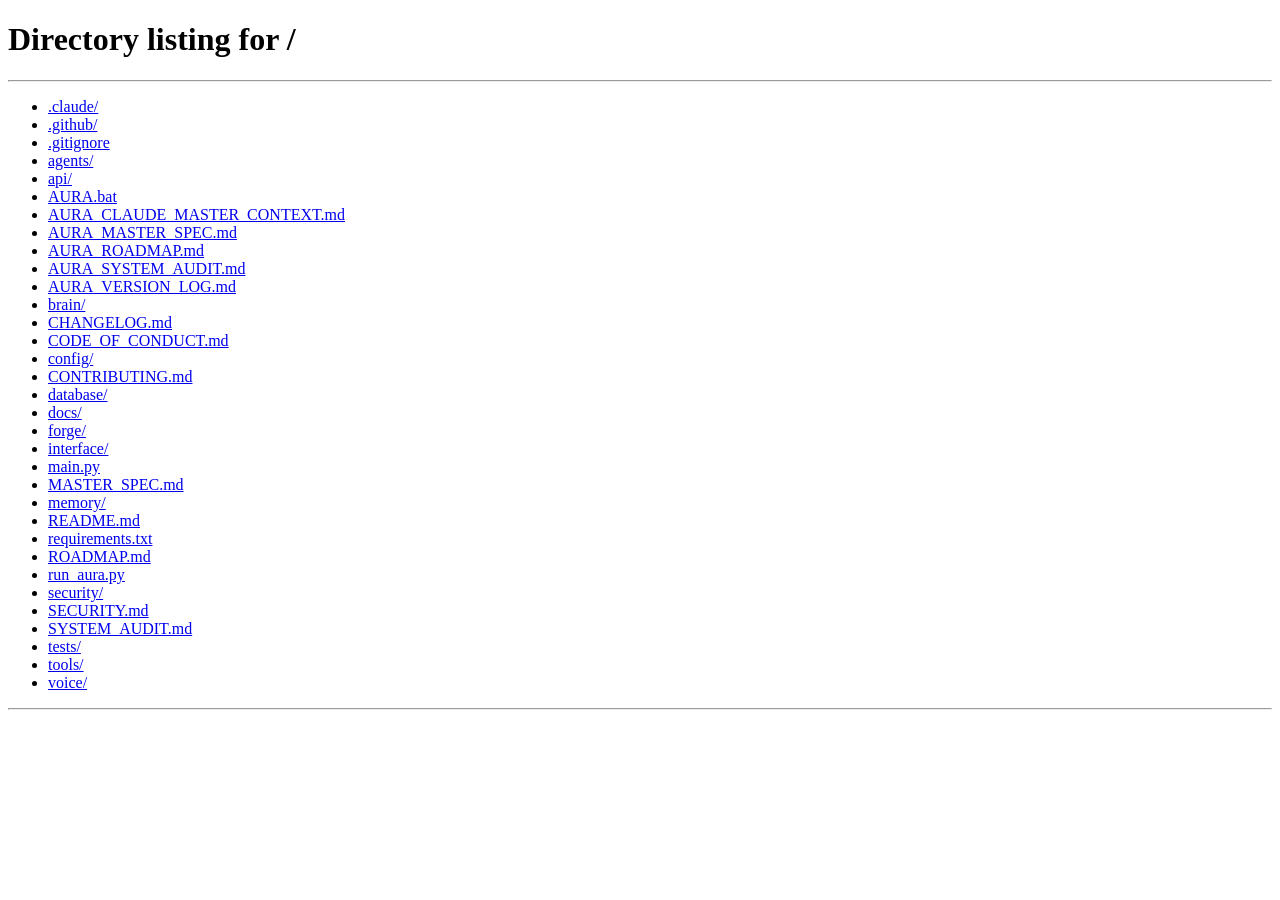
<file: interface/web/index.html>
﻿<!DOCTYPE html>
<html lang="en">
<head>
  <meta charset="UTF-8">
  <meta http-equiv="refresh" content="0; url=/">
  <meta name="viewport" content="width=device-width, initial-scale=1.0">
  <title>VORIS</title>
</head>
<body>
  <p>Redirecting to <a href="/">VORIS</a>...</p>
</body>
</html>
</file>
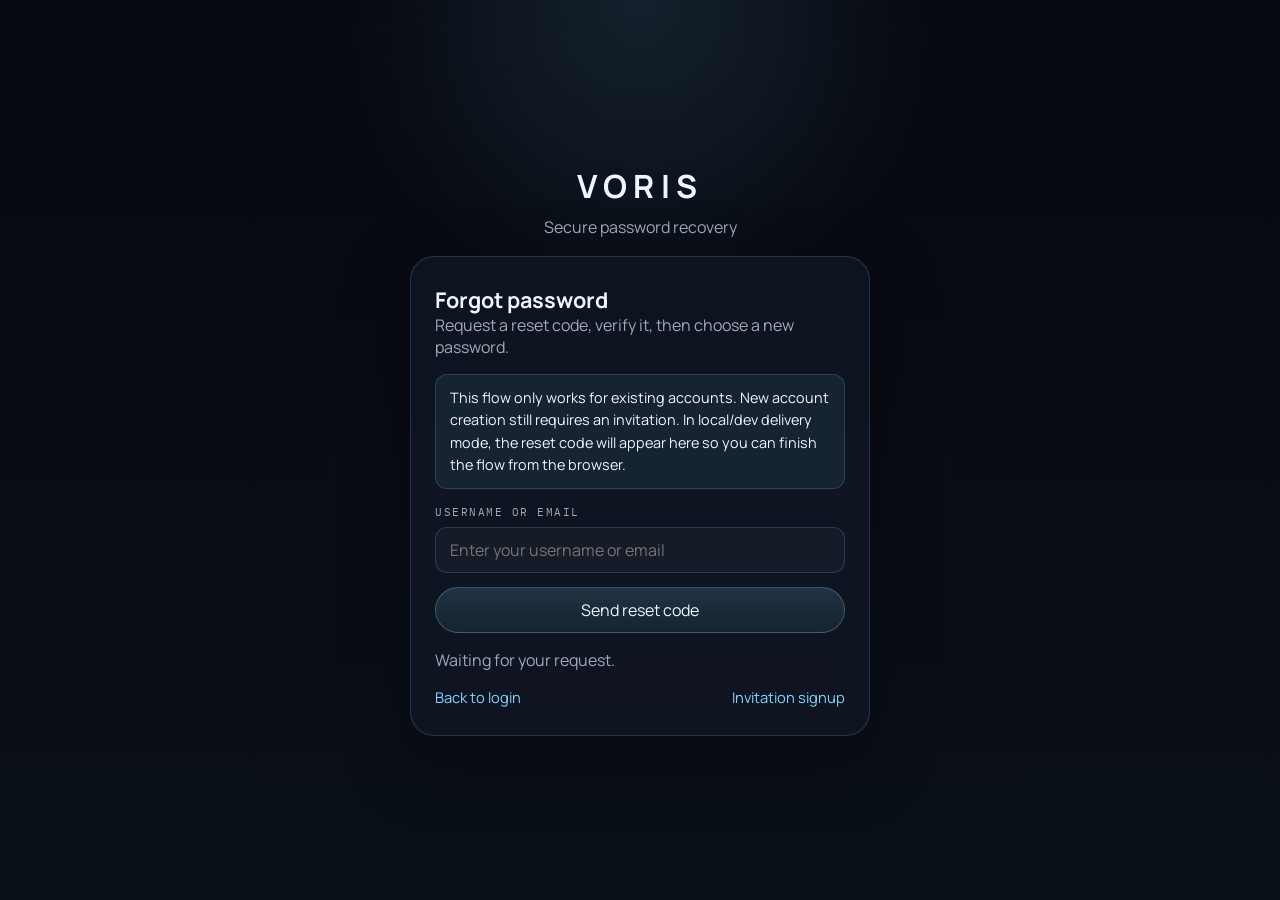
<file: interface/web/forgot-password.html>
﻿<!DOCTYPE html>
<html lang="en">
<head>
  <meta charset="UTF-8">
  <meta name="viewport" content="width=device-width, initial-scale=1.0">
  <title>VORIS - Reset Password</title>
  <link rel="preconnect" href="https://fonts.googleapis.com">
  <link rel="preconnect" href="https://fonts.gstatic.com" crossorigin>
  <link href="https://fonts.googleapis.com/css2?family=IBM+Plex+Mono:wght@400;500&family=Manrope:wght@400;500;600;700;800&display=swap" rel="stylesheet">
  <style>
    :root {
      --bg: #090b11;
      --card: rgba(16, 22, 34, 0.9);
      --line: rgba(126, 214, 255, 0.18);
      --line-strong: rgba(126, 214, 255, 0.3);
      --text: #eff6ff;
      --muted: #9ea9bd;
      --accent: #7ed6ff;
      --danger: #f07b91;
      --success: #6ed8a2;
    }

    * { box-sizing: border-box; }

    body {
      margin: 0;
      min-height: 100vh;
      display: grid;
      place-items: center;
      padding: 24px 16px;
      background:
        radial-gradient(circle at top, rgba(126, 214, 255, 0.12), transparent 28%),
        linear-gradient(180deg, #06080f 0%, #0b1119 100%);
      color: var(--text);
      font-family: "Manrope", sans-serif;
    }

    .shell {
      width: min(460px, 100%);
      display: grid;
      gap: 18px;
    }

    .brand {
      text-align: center;
      display: grid;
      gap: 8px;
    }

    .brand h1 {
      margin: 0;
      font-size: 2rem;
      letter-spacing: 0.2em;
    }

    .brand p,
    .helper,
    .status {
      margin: 0;
      color: var(--muted);
    }

    .card {
      border: 1px solid var(--line);
      background: var(--card);
      border-radius: 24px;
      padding: 28px 24px;
      display: grid;
      gap: 16px;
      backdrop-filter: blur(20px);
      box-shadow: 0 24px 70px rgba(0, 0, 0, 0.35);
    }

    .card h2 {
      margin: 0;
      font-size: 1.35rem;
    }

    .truth-note {
      padding: 12px 14px;
      border-radius: 12px;
      border: 1px solid rgba(126, 214, 255, 0.18);
      background: rgba(126, 214, 255, 0.08);
      font-size: 0.9rem;
      line-height: 1.55;
      color: var(--text);
    }

    .field {
      display: grid;
      gap: 8px;
    }

    .field label {
      font-family: "IBM Plex Mono", monospace;
      font-size: 0.68rem;
      letter-spacing: 0.14em;
      text-transform: uppercase;
      color: var(--muted);
    }

    .field input {
      width: 100%;
      min-height: 46px;
      padding: 0 14px;
      border-radius: 12px;
      border: 1px solid var(--line);
      background: rgba(255, 255, 255, 0.03);
      color: var(--text);
      outline: none;
      font: inherit;
    }

    .field input:focus {
      border-color: var(--line-strong);
      box-shadow: 0 0 0 3px rgba(126, 214, 255, 0.1);
    }

    .step {
      display: none;
      gap: 14px;
    }

    .step.is-active {
      display: grid;
    }

    .btn {
      min-height: 46px;
      border-radius: 999px;
      border: 1px solid var(--line);
      background: rgba(255, 255, 255, 0.04);
      color: var(--text);
      font: inherit;
      cursor: pointer;
    }

    .btn-primary {
      border-color: rgba(126, 214, 255, 0.28);
      background: linear-gradient(180deg, rgba(126, 214, 255, 0.16), rgba(126, 214, 255, 0.08));
    }

    .btn:disabled {
      opacity: 0.6;
      cursor: not-allowed;
    }

    .alert {
      display: none;
      padding: 12px 14px;
      border-radius: 12px;
      font-size: 0.9rem;
      line-height: 1.55;
    }

    .alert.is-visible {
      display: block;
    }

    .alert--error {
      border: 1px solid rgba(240, 123, 145, 0.24);
      background: rgba(240, 123, 145, 0.08);
      color: var(--danger);
    }

    .alert--success {
      border: 1px solid rgba(110, 216, 162, 0.24);
      background: rgba(110, 216, 162, 0.08);
      color: var(--success);
    }

    .links {
      display: flex;
      justify-content: space-between;
      gap: 12px;
      flex-wrap: wrap;
      font-size: 0.92rem;
    }

    .links a {
      color: var(--accent);
      text-decoration: none;
    }
  </style>
</head>
<body>
  <div class="shell">
    <div class="brand">
      <h1>VORIS</h1>
      <p>Secure password recovery</p>
    </div>

    <div class="card">
      <div>
        <h2>Forgot password</h2>
        <p class="helper">Request a reset code, verify it, then choose a new password.</p>
      </div>

      <div class="truth-note">
        This flow only works for existing accounts. New account creation still requires an invitation. In local/dev delivery mode, the reset code will appear here so you can finish the flow from the browser.
      </div>

      <div class="alert alert--error" id="errorBox"></div>
      <div class="alert alert--success" id="successBox"></div>

      <section class="step is-active" id="stepRequest">
        <div class="field">
          <label for="identifier">Username or email</label>
          <input id="identifier" type="text" placeholder="Enter your username or email">
        </div>
        <button class="btn btn-primary" id="requestBtn" type="button">Send reset code</button>
      </section>

      <section class="step" id="stepVerify">
        <div class="field">
          <label for="resetCode">Reset code</label>
          <input id="resetCode" type="text" placeholder="Enter the code you received">
        </div>
        <button class="btn btn-primary" id="verifyBtn" type="button">Verify code</button>
      </section>

      <section class="step" id="stepConfirm">
        <div class="field">
          <label for="newPassword">New password</label>
          <input id="newPassword" type="password" placeholder="Choose a new password">
        </div>
        <div class="field">
          <label for="confirmPassword">Confirm password</label>
          <input id="confirmPassword" type="password" placeholder="Confirm the new password">
        </div>
        <button class="btn btn-primary" id="confirmBtn" type="button">Update password</button>
      </section>

      <p class="status" id="statusLine">Waiting for your request.</p>

      <div class="links">
        <a href="/login">Back to login</a>
        <a href="/register">Invitation signup</a>
      </div>
    </div>
  </div>

  <script>
    const state = {
      resetToken: "",
      confirmToken: "",
    };

    const steps = {
      request: document.getElementById("stepRequest"),
      verify: document.getElementById("stepVerify"),
      confirm: document.getElementById("stepConfirm"),
    };

    const requestBtn = document.getElementById("requestBtn");
    const verifyBtn = document.getElementById("verifyBtn");
    const confirmBtn = document.getElementById("confirmBtn");
    const statusLine = document.getElementById("statusLine");
    const errorBox = document.getElementById("errorBox");
    const successBox = document.getElementById("successBox");

    requestBtn.addEventListener("click", requestReset);
    verifyBtn.addEventListener("click", verifyReset);
    confirmBtn.addEventListener("click", confirmReset);

    function showStep(name) {
      Object.entries(steps).forEach(([key, node]) => {
        node.classList.toggle("is-active", key === name);
      });
    }

    function showError(message) {
      errorBox.textContent = message;
      errorBox.classList.add("is-visible");
      successBox.classList.remove("is-visible");
    }

    function showSuccess(message) {
      successBox.textContent = message;
      successBox.classList.add("is-visible");
      errorBox.classList.remove("is-visible");
    }

    function clearAlerts() {
      errorBox.classList.remove("is-visible");
      successBox.classList.remove("is-visible");
    }

    function setBusy(button, isBusy, label, idleLabel) {
      if (!button) return;
      button.disabled = isBusy;
      button.textContent = isBusy ? label : idleLabel;
    }

    async function requestReset() {
      const identifier = document.getElementById("identifier").value.trim();
      clearAlerts();
      if (!identifier) {
        showError("Enter your username or email first.");
        return;
      }

      statusLine.textContent = "Requesting reset code...";
      setBusy(requestBtn, true, "Requesting...", "Send reset code");

      try {
        const response = await fetch("/api/auth/password-reset/request", {
          method: "POST",
          credentials: "same-origin",
          headers: { "Content-Type": "application/json" },
          body: JSON.stringify({ identifier }),
        });
        const payload = await response.json().catch(() => ({}));

        if (!response.ok || !payload.success) {
          showError(payload.reason || payload.detail || "Could not request a reset code.");
          statusLine.textContent = "Reset request failed.";
          return;
        }

        state.resetToken = payload.reset_token || payload.token || "";
        const parts = [payload.message || "Reset code sent."];
        if (payload.code) {
          parts.push(`Local reset code: ${payload.code}`);
          document.getElementById("resetCode").value = payload.code;
        } else if (payload.delivery === "phone") {
          parts.push("Check your registered recovery channel for the code.");
        }
        showSuccess(parts.join(" "));
        statusLine.textContent = "Reset code issued.";
        showStep("verify");
      } catch (_error) {
        showError("Connection error. Please try again.");
        statusLine.textContent = "Reset request failed.";
      } finally {
        setBusy(requestBtn, false, "Requesting...", "Send reset code");
      }
    }

    async function verifyReset() {
      const code = document.getElementById("resetCode").value.trim();
      clearAlerts();
      if (!state.resetToken || !code) {
        showError("Enter the reset code first.");
        return;
      }

      statusLine.textContent = "Verifying code...";
      setBusy(verifyBtn, true, "Verifying...", "Verify code");

      try {
        const response = await fetch("/api/auth/password-reset/verify", {
          method: "POST",
          credentials: "same-origin",
          headers: { "Content-Type": "application/json" },
          body: JSON.stringify({ reset_token: state.resetToken, code }),
        });
        const payload = await response.json().catch(() => ({}));

        if (!response.ok || !payload.success) {
          showError(payload.reason || payload.detail || "Verification failed.");
          statusLine.textContent = "Verification failed.";
          return;
        }

        state.confirmToken = payload.confirm_token || "";
        showSuccess(payload.message || "Code verified. Set your new password.");
        statusLine.textContent = "Code verified.";
        showStep("confirm");
      } catch (_error) {
        showError("Connection error. Please try again.");
        statusLine.textContent = "Verification failed.";
      } finally {
        setBusy(verifyBtn, false, "Verifying...", "Verify code");
      }
    }

    async function confirmReset() {
      const newPassword = document.getElementById("newPassword").value.trim();
      const confirmPassword = document.getElementById("confirmPassword").value.trim();
      clearAlerts();

      if (!state.resetToken || !state.confirmToken) {
        showError("The reset session is incomplete. Request a new reset code.");
        return;
      }
      if (!newPassword || !confirmPassword) {
        showError("Fill in both password fields.");
        return;
      }
      if (newPassword.length < 8) {
        showError("Password must be at least 8 characters.");
        return;
      }
      if (newPassword !== confirmPassword) {
        showError("Passwords do not match.");
        return;
      }

      statusLine.textContent = "Updating password...";
      setBusy(confirmBtn, true, "Updating...", "Update password");

      try {
        const response = await fetch("/api/auth/password-reset/confirm", {
          method: "POST",
          credentials: "same-origin",
          headers: { "Content-Type": "application/json" },
          body: JSON.stringify({
            reset_token: state.resetToken,
            confirm_token: state.confirmToken,
            new_password: newPassword,
          }),
        });
        const payload = await response.json().catch(() => ({}));

        if (!response.ok || !payload.success) {
          showError(payload.reason || payload.detail || "Password update failed.");
          statusLine.textContent = "Password update failed.";
          return;
        }

        showSuccess(payload.message || payload.reason || "Password updated. Redirecting to login...");
        statusLine.textContent = "Password updated.";
        window.setTimeout(() => {
          window.location.href = "/login";
        }, 1200);
      } catch (_error) {
        showError("Connection error. Please try again.");
        statusLine.textContent = "Password update failed.";
      } finally {
        setBusy(confirmBtn, false, "Updating...", "Update password");
      }
    }
  </script>
</body>
</html>
</file>
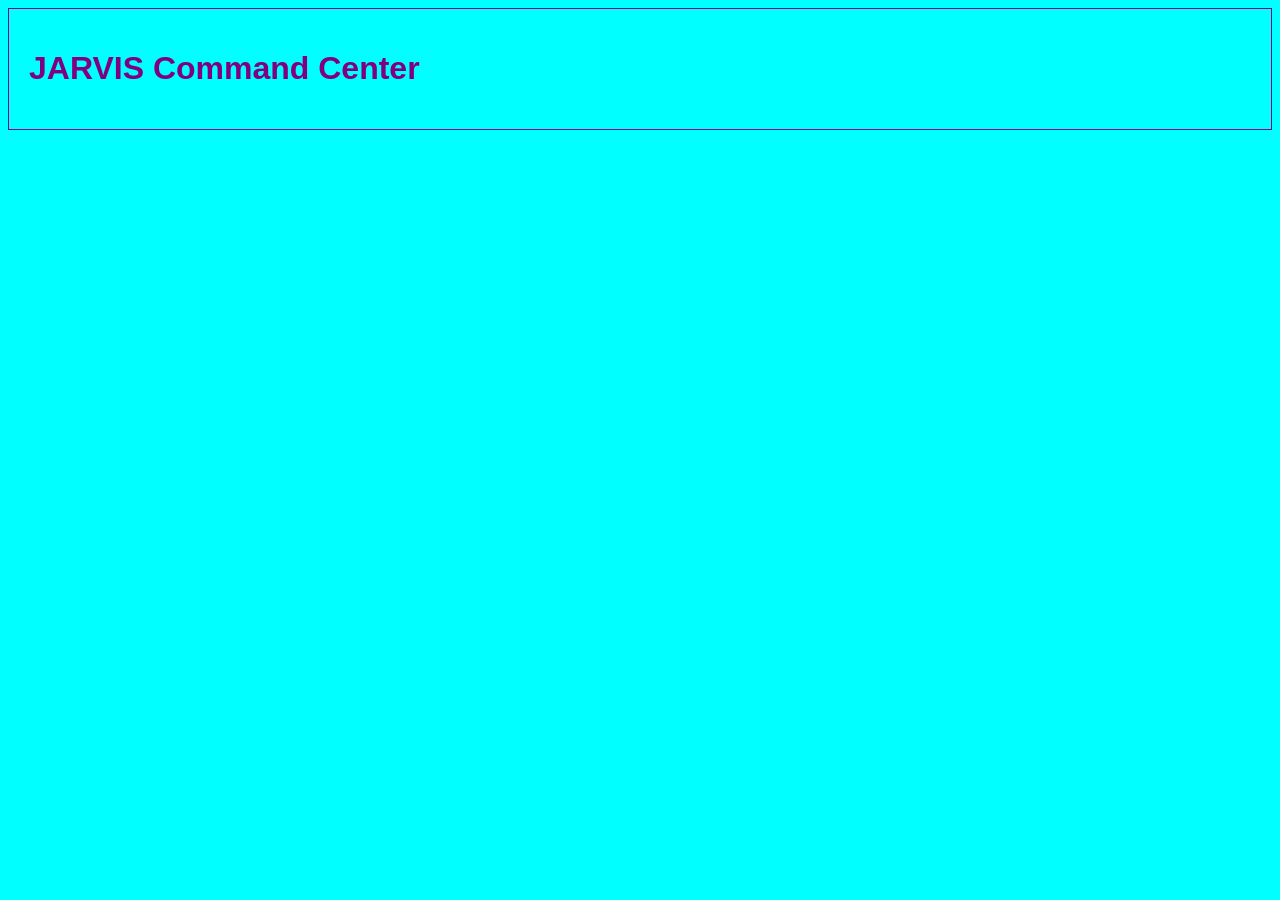
<file: interface/web/jarvis_dashboard.html>
<!-- Complete JARVIS dashboard with real-time status monitoring -->
<!DOCTYPE html>
<html lang="en">
<head>
    <meta charset="UTF-8">
    <meta name="viewport" content="width=device-width, initial-scale=1.0">
    <link rel="stylesheet" href="static/jarvis_dashboard.css">
    <title>JARVIS Dashboard</title>
</head>
<body>
    <div id="dashboard">
        <h1>JARVIS Command Center</h1>
        <div id="status-monitor">
            <!-- Status updates will be rendered here -->
        </div>
    </div>
    <script src="static/jarvis_dashboard.js"></script>
</body>
</html>
</file>
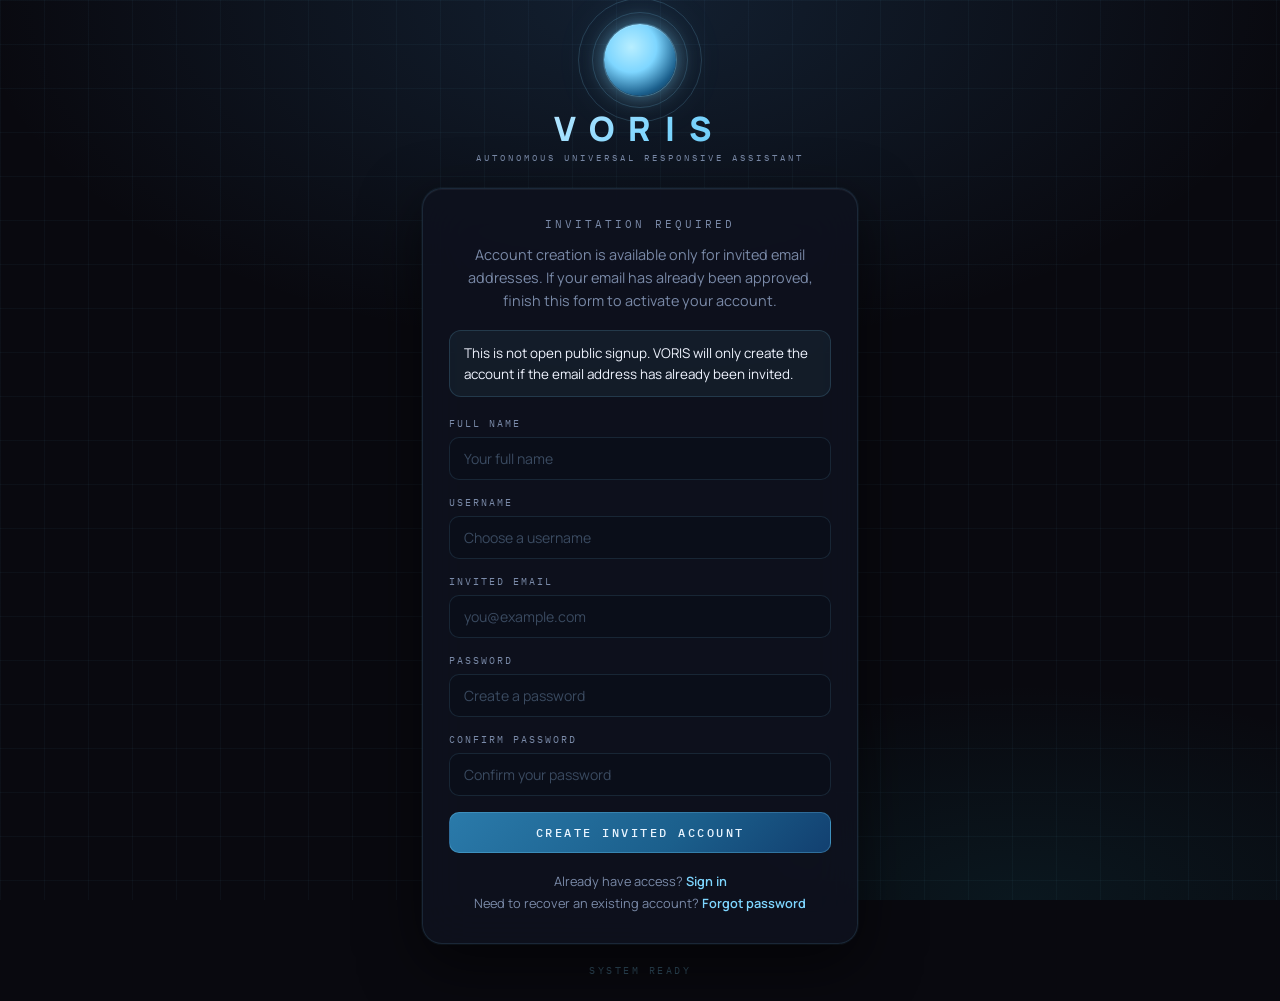
<file: interface/web/register.html>
﻿<!DOCTYPE html>
<html lang="en">
<head>
  <meta charset="UTF-8">
  <meta name="viewport" content="width=device-width, initial-scale=1.0">
  <title>VORIS - Invitation Signup</title>
  <link rel="preconnect" href="https://fonts.googleapis.com">
  <link rel="preconnect" href="https://fonts.gstatic.com" crossorigin>
  <link href="https://fonts.googleapis.com/css2?family=IBM+Plex+Mono:wght@400;500&family=Manrope:wght@400;500;600;700;800&display=swap" rel="stylesheet">
  <style>
    *, *::before, *::after { margin: 0; padding: 0; box-sizing: border-box; }

    :root {
      --orb-cyan: #7ed6ff;
      --bg-base: #09090f;
      --bg-card: rgba(14, 18, 30, 0.88);
      --border-dim: rgba(126, 214, 255, 0.12);
      --text-primary: #f0f4ff;
      --text-muted: #7a8aa8;
      --text-accent: #7ed6ff;
      --input-bg: rgba(10, 14, 26, 0.80);
      --success: #6ee7b7;
      --danger: #f87171;
    }

    html, body {
      background: var(--bg-base);
      color: var(--text-primary);
      font-family: "Manrope", sans-serif;
    }

    .scene {
      position: fixed;
      inset: 0;
      z-index: 0;
      background:
        radial-gradient(ellipse 80% 60% at 50% 0%, rgba(61, 134, 199, 0.18) 0%, transparent 65%),
        radial-gradient(ellipse 60% 40% at 80% 100%, rgba(21, 148, 168, 0.10) 0%, transparent 60%),
        var(--bg-base);
    }

    .grid {
      position: fixed;
      inset: 0;
      z-index: 1;
      background-image:
        linear-gradient(rgba(126, 214, 255, 0.04) 1px, transparent 1px),
        linear-gradient(90deg, rgba(126, 214, 255, 0.04) 1px, transparent 1px);
      background-size: 44px 44px;
    }

    .particles { position: fixed; inset: 0; z-index: 2; pointer-events: none; }
    .particle {
      position: absolute;
      border-radius: 50%;
      background: var(--orb-cyan);
      opacity: 0;
      animation: rise linear infinite;
    }

    @keyframes rise {
      0% { transform: translateY(100vh) scale(0); opacity: 0; }
      8% { opacity: 0.18; }
      90% { opacity: 0.10; }
      100% { transform: translateY(-80px) scale(1); opacity: 0; }
    }

    .page {
      position: relative;
      z-index: 10;
      min-height: 100vh;
      display: flex;
      align-items: center;
      justify-content: center;
      padding: 24px 16px;
    }

    .shell {
      width: 100%;
      max-width: 436px;
      animation: emerge 0.7s cubic-bezier(0.16, 1, 0.3, 1) both;
    }

    @keyframes emerge {
      from { opacity: 0; transform: translateY(28px) scale(0.97); }
      to { opacity: 1; transform: translateY(0) scale(1); }
    }

    .orb-wrap {
      position: relative;
      width: 72px;
      height: 72px;
      margin: 0 auto 16px;
    }

    .orb-core {
      position: relative;
      z-index: 2;
      width: 72px;
      height: 72px;
      border-radius: 50%;
      background: radial-gradient(circle at 38% 32%, #b8eeff, #7ed6ff 38%, #1b5f8c 72%, #0b1a2e);
      box-shadow:
        0 0 0 1px rgba(126, 214, 255, 0.28),
        0 0 20px rgba(126, 214, 255, 0.50),
        0 0 50px rgba(126, 214, 255, 0.18),
        inset 0 1px 0 rgba(255, 255, 255, 0.16);
      animation: orbBreathe 4s ease-in-out infinite;
    }

    @keyframes orbBreathe {
      0%, 100% { box-shadow: 0 0 0 1px rgba(126, 214, 255, 0.28), 0 0 20px rgba(126, 214, 255, 0.50), 0 0 50px rgba(126, 214, 255, 0.18); }
      50% { box-shadow: 0 0 0 1px rgba(126, 214, 255, 0.38), 0 0 32px rgba(126, 214, 255, 0.70), 0 0 76px rgba(126, 214, 255, 0.28); }
    }

    .orb-ring {
      position: absolute;
      top: 50%;
      left: 50%;
      border-radius: 50%;
      border: 1px solid rgba(126, 214, 255, 0.18);
      transform: translate(-50%, -50%);
      animation: ringPulse 3.6s ease-out infinite;
    }

    .orb-ring:nth-child(2) { width: 96px; height: 96px; animation-delay: 0.6s; }
    .orb-ring:nth-child(3) { width: 124px; height: 124px; animation-delay: 1.2s; }

    @keyframes ringPulse {
      0% { opacity: 0.5; transform: translate(-50%, -50%) scale(1); }
      100% { opacity: 0; transform: translate(-50%, -50%) scale(1.4); }
    }

    .brand { text-align: center; margin-bottom: 24px; }
    .brand-name {
      font-size: 2.1rem;
      font-weight: 800;
      letter-spacing: 14px;
      background: linear-gradient(135deg, #e8f4ff 0%, #7ed6ff 55%, #4db8e8 100%);
      -webkit-background-clip: text;
      -webkit-text-fill-color: transparent;
      background-clip: text;
      line-height: 1;
      margin-bottom: 5px;
    }
    .brand-sub {
      font-family: "IBM Plex Mono", monospace;
      font-size: 0.58rem;
      letter-spacing: 3px;
      color: var(--text-muted);
      text-transform: uppercase;
    }

    .card {
      background: var(--bg-card);
      border: 1px solid var(--border-dim);
      border-radius: 20px;
      padding: 28px 26px;
      backdrop-filter: blur(24px) saturate(1.2);
      box-shadow:
        0 0 0 1px rgba(126, 214, 255, 0.05),
        0 20px 60px rgba(0, 0, 0, 0.58),
        inset 0 1px 0 rgba(255, 255, 255, 0.05);
    }

    .card-heading {
      font-family: "IBM Plex Mono", monospace;
      font-size: 0.70rem;
      letter-spacing: 3px;
      color: var(--text-muted);
      text-transform: uppercase;
      text-align: center;
      margin-bottom: 12px;
    }

    .card-copy {
      margin-bottom: 18px;
      text-align: center;
      font-size: 0.9rem;
      line-height: 1.6;
      color: var(--text-muted);
    }

    .truth-note {
      margin-bottom: 20px;
      padding: 12px 14px;
      border-radius: 12px;
      border: 1px solid rgba(126, 214, 255, 0.16);
      background: rgba(126, 214, 255, 0.06);
      font-size: 0.84rem;
      line-height: 1.55;
      color: var(--text-primary);
    }

    .form-row { margin-bottom: 16px; }
    .form-label {
      display: block;
      font-family: "IBM Plex Mono", monospace;
      font-size: 0.62rem;
      letter-spacing: 2px;
      color: var(--text-muted);
      text-transform: uppercase;
      margin-bottom: 7px;
    }
    .form-input {
      width: 100%;
      padding: 11px 14px;
      background: var(--input-bg);
      border: 1px solid var(--border-dim);
      border-radius: 10px;
      color: var(--text-primary);
      font-family: "Manrope", sans-serif;
      font-size: 0.88rem;
      outline: none;
      transition: border-color 0.2s, box-shadow 0.2s;
    }
    .form-input::placeholder { color: #3a4a60; }
    .form-input:focus {
      border-color: rgba(126, 214, 255, 0.38);
      box-shadow: 0 0 0 3px rgba(126, 214, 255, 0.09);
    }

    .btn-primary {
      position: relative;
      width: 100%;
      padding: 12px 20px;
      background: linear-gradient(135deg, #2a7aaa 0%, #1b5f8c 60%, #124070 100%);
      border: 1px solid rgba(126, 214, 255, 0.26);
      border-radius: 10px;
      color: #e8f4ff;
      font-family: "IBM Plex Mono", monospace;
      font-size: 0.76rem;
      font-weight: 500;
      letter-spacing: 2.5px;
      text-transform: uppercase;
      cursor: pointer;
      overflow: hidden;
      transition: transform 0.15s, box-shadow 0.2s;
    }
    .btn-primary::before {
      content: "";
      position: absolute;
      top: -50%;
      left: -60%;
      width: 60%;
      height: 200%;
      background: linear-gradient(90deg, transparent, rgba(255, 255, 255, 0.09), transparent);
      transform: skewX(-20deg);
      animation: sheen 4.5s ease-in-out infinite;
    }
    @keyframes sheen {
      0%, 60%, 100% { left: -60%; }
      30% { left: 120%; }
    }
    .btn-primary:hover { transform: translateY(-1px); box-shadow: 0 6px 20px rgba(126, 214, 255, 0.22); }
    .btn-primary.loading { opacity: 0.65; pointer-events: none; }

    .alert {
      display: none;
      margin-top: 14px;
      padding: 9px 14px;
      border-radius: 8px;
      font-size: 0.80rem;
      line-height: 1.5;
      text-align: center;
    }
    .alert-error {
      color: var(--danger);
      background: rgba(248, 113, 113, 0.08);
      border: 1px solid rgba(248, 113, 113, 0.20);
    }
    .alert-success {
      color: var(--success);
      background: rgba(110, 231, 183, 0.08);
      border: 1px solid rgba(110, 231, 183, 0.20);
    }

    .card-footer {
      margin-top: 18px;
      text-align: center;
      font-size: 0.80rem;
      color: var(--text-muted);
      line-height: 1.7;
    }
    .card-footer a {
      color: var(--text-accent);
      text-decoration: none;
      font-weight: 600;
    }
    .card-footer a:hover { opacity: 0.75; }

    .status-line {
      margin-top: 20px;
      text-align: center;
      font-family: "IBM Plex Mono", monospace;
      font-size: 0.60rem;
      letter-spacing: 2.5px;
      color: rgba(126, 214, 255, 0.32);
      animation: statusBlink 3s ease-in-out infinite;
    }

    @keyframes statusBlink {
      0%, 100% { opacity: 0.6; }
      50% { opacity: 1; }
    }
  </style>
</head>
<body>
  <div class="scene"></div>
  <div class="grid"></div>
  <div class="particles" id="particles"></div>

  <div class="page">
    <div class="shell">
      <div class="brand">
        <div class="orb-wrap">
          <div class="orb-core"></div>
          <div class="orb-ring"></div>
          <div class="orb-ring"></div>
        </div>
        <p class="brand-name">VORIS</p>
        <p class="brand-sub">Autonomous Universal Responsive Assistant</p>
      </div>

      <div class="card">
        <p class="card-heading">Invitation required</p>
        <p class="card-copy">Account creation is available only for invited email addresses. If your email has already been approved, finish this form to activate your account.</p>

        <div class="truth-note">
          This is not open public signup. VORIS will only create the account if the email address has already been invited.
        </div>

        <div class="form-row">
          <label class="form-label" for="name">Full name</label>
          <input class="form-input" type="text" id="name" placeholder="Your full name" autocomplete="name">
        </div>

        <div class="form-row">
          <label class="form-label" for="username">Username</label>
          <input class="form-input" type="text" id="username" placeholder="Choose a username" autocomplete="username">
        </div>

        <div class="form-row">
          <label class="form-label" for="email">Invited email</label>
          <input class="form-input" type="email" id="email" placeholder="you@example.com" autocomplete="email">
        </div>

        <div class="form-row">
          <label class="form-label" for="password">Password</label>
          <input class="form-input" type="password" id="password" placeholder="Create a password" autocomplete="new-password">
        </div>

        <div class="form-row">
          <label class="form-label" for="confirmPassword">Confirm password</label>
          <input class="form-input" type="password" id="confirmPassword" placeholder="Confirm your password" autocomplete="new-password">
        </div>

        <button class="btn-primary" id="registerBtn" type="button">Create invited account</button>

        <div class="alert alert-error" id="errorMsg"></div>
        <div class="alert alert-success" id="successMsg"></div>

        <div class="card-footer">
          <p>Already have access? <a href="/login">Sign in</a></p>
          <p>Need to recover an existing account? <a href="/forgot-password">Forgot password</a></p>
        </div>
      </div>

      <p class="status-line" id="statusLine">SYSTEM READY</p>
    </div>
  </div>

  <script>
    const container = document.getElementById("particles");
    for (let i = 0; i < 22; i += 1) {
      const particle = document.createElement("div");
      particle.className = "particle";
      const size = Math.random() * 5 + 1.5;
      particle.style.cssText = [
        `width:${size}px`,
        `height:${size}px`,
        `left:${Math.random() * 100}%`,
        `animation-duration:${12 + Math.random() * 14}s`,
        `animation-delay:${Math.random() * 12}s`,
      ].join(";");
      container.appendChild(particle);
    }

    const nameInput = document.getElementById("name");
    const usernameInput = document.getElementById("username");
    const emailInput = document.getElementById("email");
    const passwordInput = document.getElementById("password");
    const confirmPasswordInput = document.getElementById("confirmPassword");
    const registerBtn = document.getElementById("registerBtn");
    const errorMsg = document.getElementById("errorMsg");
    const successMsg = document.getElementById("successMsg");
    const statusLine = document.getElementById("statusLine");

    confirmPasswordInput.addEventListener("keydown", (event) => {
      if (event.key === "Enter") attemptRegister();
    });
    registerBtn.addEventListener("click", attemptRegister);

    function hideAlerts() {
      errorMsg.style.display = "none";
      successMsg.style.display = "none";
    }

    function showError(message) {
      errorMsg.textContent = message;
      errorMsg.style.display = "block";
      successMsg.style.display = "none";
    }

    function showSuccess(message) {
      successMsg.textContent = message;
      successMsg.style.display = "block";
      errorMsg.style.display = "none";
    }

    function setBusy(isBusy, label = "Create invited account") {
      registerBtn.classList.toggle("loading", isBusy);
      registerBtn.textContent = label;
    }

    async function attemptRegister() {
      const name = nameInput.value.trim();
      const username = usernameInput.value.trim();
      const email = emailInput.value.trim();
      const password = passwordInput.value.trim();
      const confirmPassword = confirmPasswordInput.value.trim();

      hideAlerts();

      if (!name || !username || !email || !password || !confirmPassword) {
        showError("Please fill in all fields.");
        return;
      }
      if (!/^[^\s@]+@[^\s@]+\.[^\s@]+$/.test(email)) {
        showError("Please enter a valid invited email address.");
        return;
      }
      if (password.length < 8) {
        showError("Password must be at least 8 characters.");
        return;
      }
      if (password !== confirmPassword) {
        showError("Passwords do not match.");
        return;
      }

      setBusy(true, "Creating account...");
      statusLine.textContent = "VERIFYING INVITATION...";

      try {
        const response = await fetch("/api/register", {
          method: "POST",
          credentials: "same-origin",
          headers: { "Content-Type": "application/json" },
          body: JSON.stringify({ username, password, name, email }),
        });
        const payload = await response.json().catch(() => ({}));

        if (!response.ok) {
          showError(payload.detail || "Registration failed.");
          setBusy(false);
          statusLine.textContent = "INVITATION REQUIRED";
          return;
        }

        showSuccess(payload.message || "Account created. Redirecting to sign in...");
        setBusy(true, "Account ready");
        statusLine.textContent = "ACCOUNT ACTIVATED";
        window.setTimeout(() => {
          window.location.href = "/login";
        }, 1600);
      } catch (_error) {
        showError("Connection error. Please try again.");
        setBusy(false);
        statusLine.textContent = "SYSTEM READY";
      }
    }
  </script>
</body>
</html>
</file>
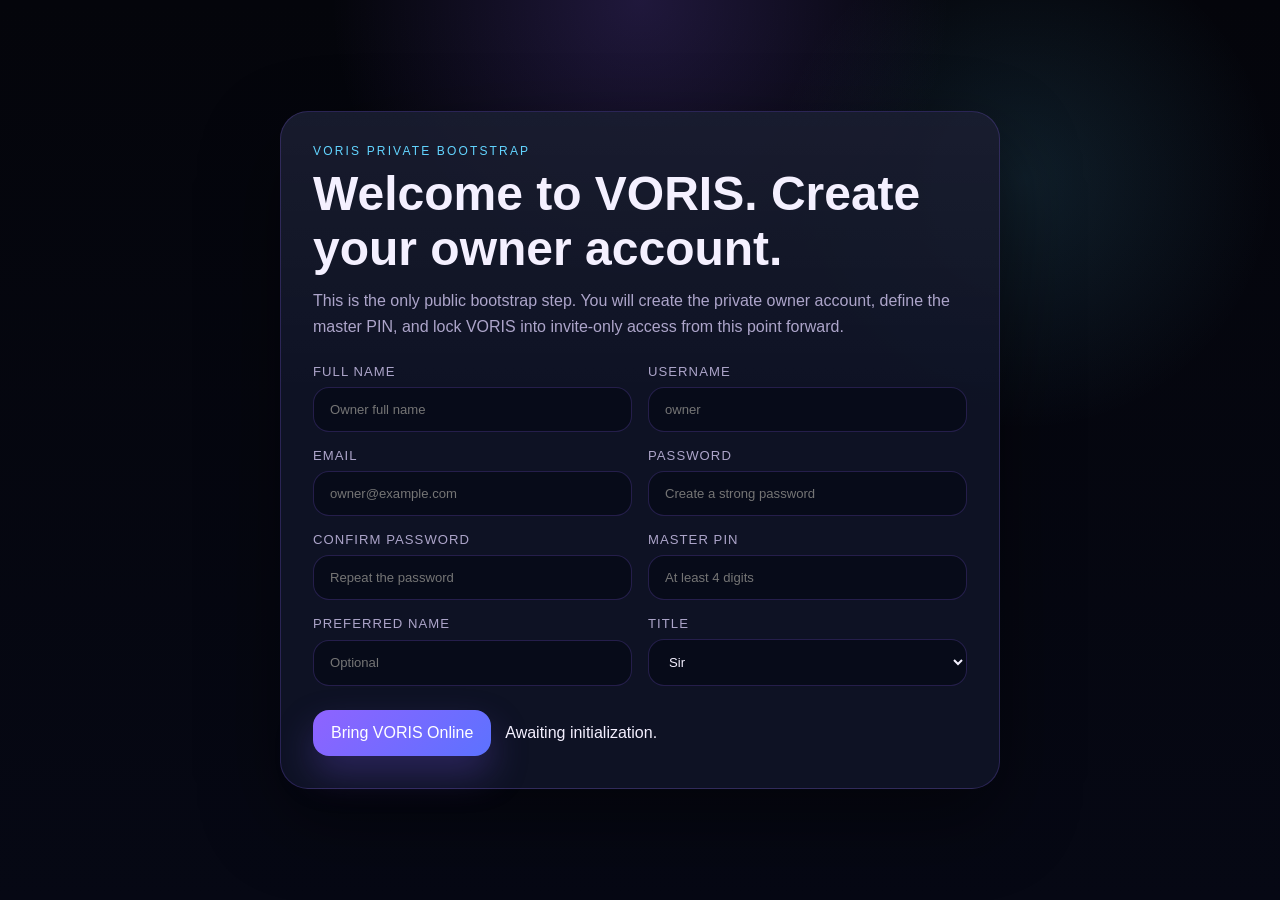
<file: interface/web/setup.html>
﻿<!DOCTYPE html>
<html lang="en">
<head>
  <meta charset="UTF-8">
  <meta name="viewport" content="width=device-width, initial-scale=1.0">
  <title>VORIS - First Run Setup</title>
  <style>
    :root {
      color-scheme: dark;
      --bg: #060814;
      --panel: rgba(16, 21, 39, 0.9);
      --line: rgba(143, 99, 255, 0.22);
      --text: #f4f0ff;
      --muted: #ada5ca;
      --accent: #8f63ff;
      --cyan: #62d4ff;
      --red: #f06a82;
    }
    * { box-sizing: border-box; }
    body {
      margin: 0;
      min-height: 100vh;
      font-family: "Segoe UI", sans-serif;
      color: var(--text);
      background:
        radial-gradient(circle at top, rgba(143, 99, 255, 0.2), transparent 28%),
        radial-gradient(circle at 80% 20%, rgba(98, 212, 255, 0.12), transparent 20%),
        linear-gradient(180deg, #04050b, var(--bg));
      display: grid;
      place-items: center;
      padding: 24px;
    }
    .shell {
      width: min(720px, 100%);
      border: 1px solid var(--line);
      border-radius: 28px;
      background: linear-gradient(180deg, rgba(255,255,255,0.04), transparent 42%), var(--panel);
      padding: 32px;
      box-shadow: 0 30px 80px rgba(0, 0, 0, 0.45);
    }
    .eyebrow {
      margin: 0 0 8px;
      color: var(--cyan);
      text-transform: uppercase;
      letter-spacing: 0.18em;
      font-size: 0.75rem;
    }
    h1 {
      margin: 0 0 12px;
      font-size: clamp(2rem, 4vw, 3rem);
    }
    .lead {
      margin: 0 0 24px;
      color: var(--muted);
      line-height: 1.6;
    }
    .grid {
      display: grid;
      gap: 16px;
      grid-template-columns: repeat(auto-fit, minmax(220px, 1fr));
    }
    label {
      display: grid;
      gap: 8px;
      color: var(--muted);
      font-size: 0.82rem;
      letter-spacing: 0.08em;
      text-transform: uppercase;
    }
    input, select {
      width: 100%;
      border: 1px solid var(--line);
      border-radius: 16px;
      background: rgba(7, 11, 23, 0.8);
      color: var(--text);
      padding: 14px 16px;
      font: inherit;
    }
    input:focus, select:focus {
      outline: none;
      box-shadow: 0 0 0 3px rgba(143, 99, 255, 0.25);
    }
    .actions {
      display: flex;
      align-items: center;
      gap: 14px;
      margin-top: 24px;
      flex-wrap: wrap;
    }
    button {
      border: 0;
      border-radius: 16px;
      padding: 14px 18px;
      font: inherit;
      cursor: pointer;
      color: white;
      background: linear-gradient(135deg, var(--accent), #5c72ff);
      box-shadow: 0 18px 36px rgba(96, 73, 194, 0.35);
    }
    .note, .error {
      margin-top: 14px;
      padding: 12px 14px;
      border-radius: 16px;
      display: none;
      line-height: 1.5;
    }
    .note {
      background: rgba(98, 212, 255, 0.1);
      border: 1px solid rgba(98, 212, 255, 0.24);
      color: #dff7ff;
    }
    .error {
      background: rgba(240, 106, 130, 0.1);
      border: 1px solid rgba(240, 106, 130, 0.24);
      color: #ffd9df;
    }
  </style>
</head>
<body>
  <main class="shell">
    <p class="eyebrow">VORIS Private Bootstrap</p>
    <h1>Welcome to VORIS. Create your owner account.</h1>
    <p class="lead">
      This is the only public bootstrap step. You will create the private owner account,
      define the master PIN, and lock VORIS into invite-only access from this point forward.
    </p>

    <form id="setupForm">
      <div class="grid">
        <label>Full name
          <input id="name" required placeholder="Owner full name">
        </label>
        <label>Username
          <input id="username" required placeholder="owner">
        </label>
        <label>Email
          <input id="email" type="email" required placeholder="owner@example.com">
        </label>
        <label>Password
          <input id="password" type="password" required placeholder="Create a strong password">
        </label>
        <label>Confirm password
          <input id="confirmPassword" type="password" required placeholder="Repeat the password">
        </label>
        <label>Master PIN
          <input id="masterPin" type="password" required placeholder="At least 4 digits">
        </label>
        <label>Preferred name
          <input id="preferredName" placeholder="Optional">
        </label>
        <label>Title
          <select id="title">
            <option value="sir">Sir</option>
            <option value="ma'am">Ma'am</option>
          </select>
        </label>
      </div>
      <div class="actions">
        <button type="submit" id="setupButton">Bring VORIS Online</button>
        <span id="statusText">Awaiting initialization.</span>
      </div>
      <div class="note" id="successBox"></div>
      <div class="error" id="errorBox"></div>
    </form>
  </main>

  <script>
    const form = document.getElementById('setupForm')
    const button = document.getElementById('setupButton')
    const statusText = document.getElementById('statusText')
    const successBox = document.getElementById('successBox')
    const errorBox = document.getElementById('errorBox')

    form.addEventListener('submit', async (event) => {
      event.preventDefault()
      errorBox.style.display = 'none'
      successBox.style.display = 'none'

      const payload = {
        name: document.getElementById('name').value.trim(),
        username: document.getElementById('username').value.trim(),
        email: document.getElementById('email').value.trim(),
        password: document.getElementById('password').value.trim(),
        master_pin: document.getElementById('masterPin').value.trim(),
        preferred_name: document.getElementById('preferredName').value.trim(),
        title: document.getElementById('title').value,
      }

      const confirmPassword = document.getElementById('confirmPassword').value.trim()
      if (payload.password !== confirmPassword) {
        errorBox.textContent = 'Passwords do not match.'
        errorBox.style.display = 'block'
        return
      }

      button.disabled = true
      statusText.textContent = 'Creating the owner account and securing VORIS...'

      try {
        const response = await fetch('/api/setup', {
          method: 'POST',
          headers: { 'Content-Type': 'application/json' },
          body: JSON.stringify(payload),
        })
        const data = await response.json()
        if (!response.ok) {
          throw new Error(data.detail || data.error || 'Setup failed.')
        }
        successBox.textContent = data.message || 'VORIS online. Owner account created.'
        successBox.style.display = 'block'
        statusText.textContent = 'Owner account ready. Redirecting to login...'
        setTimeout(() => {
          window.location.href = '/login'
        }, 1400)
      } catch (error) {
        errorBox.textContent = error.message
        errorBox.style.display = 'block'
        statusText.textContent = 'Initialization blocked.'
      } finally {
        button.disabled = false
      }
    })
  </script>
</body>
</html>
</file>
<file: interface/web/static/jarvis_dashboard.css>
/* Dashboard styling with cyan and purple theme */
body {
    background-color: cyan;
    color: purple;
    font-family: Arial, sans-serif;
}
#dashboard {
    padding: 20px;
    border: 1px solid purple;
}
#status-monitor {
    margin-top: 20px;
}
</file>
